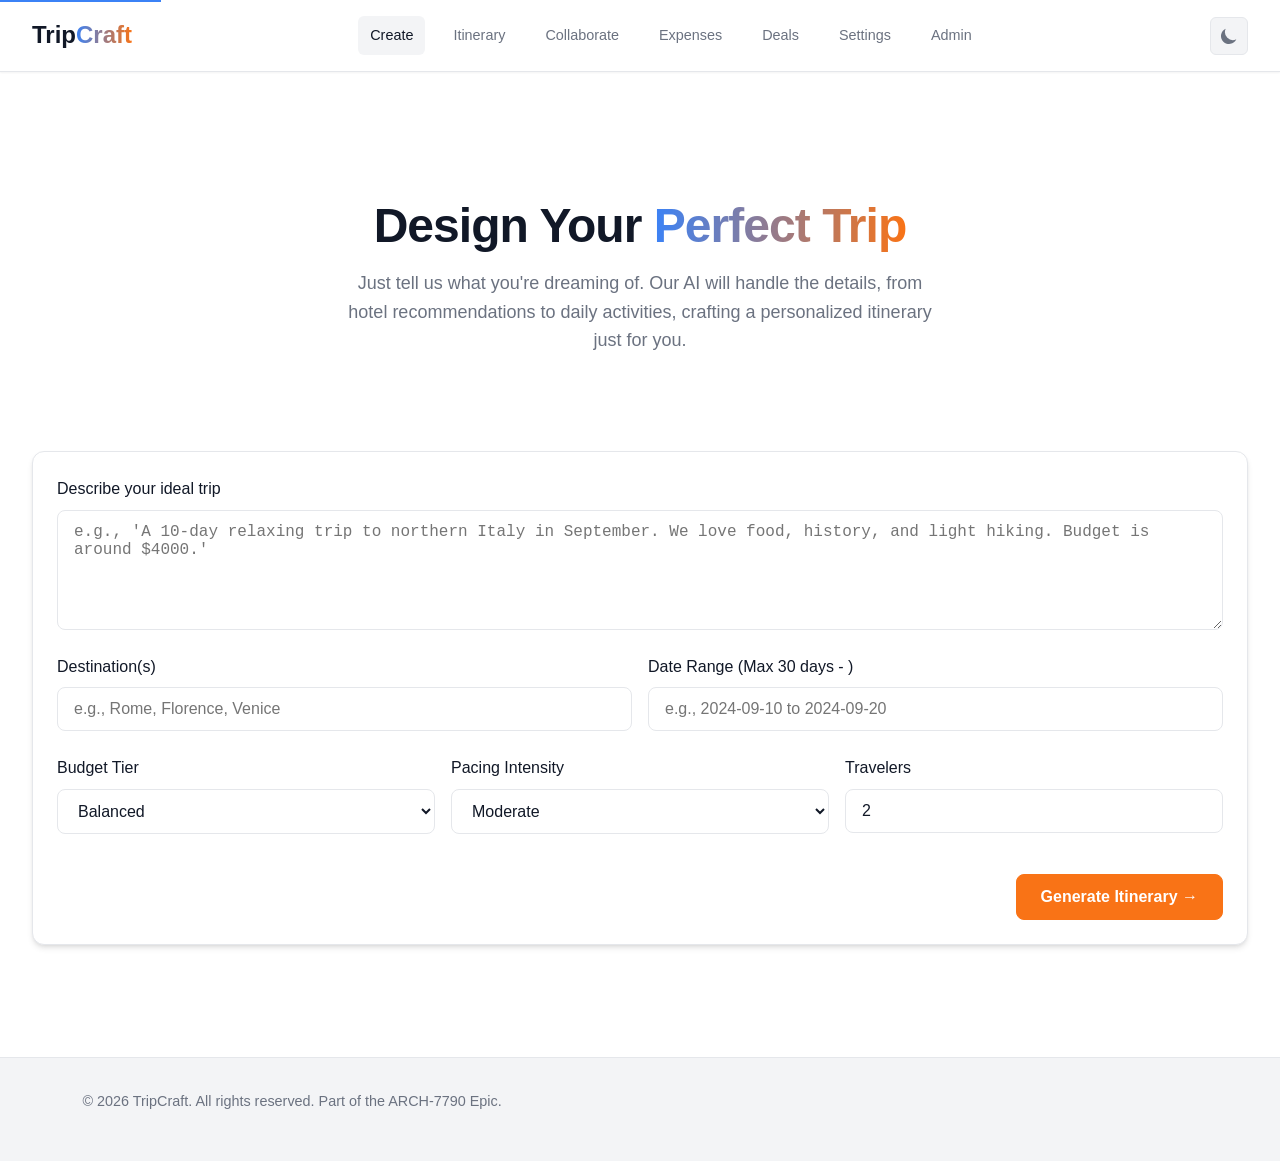
<file: app/static/index.html>
<!DOCTYPE html>
<html lang="en">
<head>
    <meta charset="UTF-8">
    <meta name="viewport" content="width=device-width, initial-scale=1.0">
    <title>Travel Itinerary Generator - Variant B</title>
    <link rel="stylesheet" href="tokens.css">
</head>
<body data-theme="light">
    <a href="#main-content" class="skip-link">Skip to main content</a>

    <header class="main-header">
        <div class="container">
            <a href="#itinerary-creation" class="logo nav-link">Trip<span class="logo-gradient">Craft</span></a>
            <nav class="main-nav">
                <a href="#itinerary-creation" class="nav-link active">Create</a>
                <a href="#itinerary-view-edit" class="nav-link">Itinerary</a>
                <a href="#collaborative-workspace" class="nav-link">Collaborate</a>
                <a href="#expense-ledger" class="nav-link">Expenses</a>
                <a href="#affiliate-recommendations" class="nav-link">Deals</a>
                <a href="#account-settings" class="nav-link">Settings</a>
                <a href="#admin-dashboard" class="nav-link">Admin</a>
            </nav>
            <button class="theme-toggle" id="theme-toggle-btn" aria-label="Toggle theme">
                <svg class="dark-icon" xmlns="http://www.w3.org/2000/svg" viewBox="0 0 20 20" fill="currentColor"><path d="M17.293 13.293A8 8 0 016.707 2.707a8.001 8.001 0 1010.586 10.586z"/></svg>
                <svg class="light-icon" xmlns="http://www.w3.org/2000/svg" viewBox="0 0 20 20" fill="currentColor"><path fill-rule="evenodd" d="M10 2a1 1 0 011 1v1a1 1 0 11-2 0V3a1 1 0 011-1zm4 8a4 4 0 11-8 0 4 4 0 018 0zm-.464 4.95l.707.707a1 1 0 001.414-1.414l-.707-.707a1 1 0 00-1.414 1.414zm2.121-3.536a1 1 0 010 1.414l-.707.707a1 1 0 11-1.414-1.414l.707-.707a1 1 0 011.414 0zM10 16a1 1 0 011 1v1a1 1 0 11-2 0v-1a1 1 0 011-1zM3.05 4.536a1 1 0 010 1.414l-.707.707a1 1 0 01-1.414-1.414l.707-.707a1 1 0 011.414 0zm3.536 11.314a1 1 0 01-1.414 0l-.707-.707a1 1 0 011.414-1.414l.707.707a1 1 0 010 1.414z" clip-rule="evenodd"/></svg>
            </button>
        </div>
    </header>

    <main id="main-content">
        <!-- Itinerary Creation Screen -->
        <section class="screen-section" id="itinerary-creation">
             <div class="container">
                 <div class="hero-section">
                    <div class="eyebrow"></div>
                    <h1>Design Your <span class="gradient-text">Perfect Trip</span></h1>
                    <p class="sub-headline">Just tell us what you're dreaming of. Our AI will handle the details, from hotel recommendations to daily activities, crafting a personalized itinerary just for you.</p>
                </div>
                <div class="card">
                    <div class="card-body">
                        <form>
                            <div class="form-group">
                                <label for="unstructured-input-spa" class="form-label">Describe your ideal trip</label>
                                <textarea id="unstructured-input-spa" class="form-control" placeholder="e.g., 'A 10-day relaxing trip to northern Italy in September. We love food, history, and light hiking. Budget is around $4000.'" rows="5"></textarea>
                            </div>
                            <div class="grid grid-cols-2" style="gap: 1rem;">
                                <div class="form-group"><label for="destination-spa" class="form-label">Destination(s)</label><input type="text" id="destination-spa" class="form-control" placeholder="e.g., Rome, Florence, Venice"></div>
                                <div class="form-group"><label for="date-range-spa" class="form-label">Date Range (Max 30 days - )</label><input type="text" id="date-range-spa" class="form-control" placeholder="e.g., 2024-09-10 to 2024-09-20"></div>
                            </div>
                            <div class="grid grid-cols-3" style="gap: 1rem;">
                                <div class="form-group"><label for="budget-spa" class="form-label">Budget Tier</label><select id="budget-spa" class="form-control"><option value="1">Budget</option><option value="2" selected>Balanced</option><option value="3">Luxury</option></select></div>
                                <div class="form-group"><label for="pacing-spa" class="form-label">Pacing Intensity</label><select id="pacing-spa" class="form-control"><option>Relaxed</option><option selected>Moderate</option><option>Packed</option></select></div>
                                <div class="form-group"><label for="travelers-spa" class="form-label">Travelers</label><input type="number" id="travelers-spa" class="form-control" value="2" min="1"></div>
                            </div>
                            <div style="text-align: right; margin-top: 1rem;"><button type="submit" class="btn btn-primary btn-accent">Generate Itinerary &rarr;</button></div>
                        </form>
                    </div>
                </div>
            </div>
        </section>

        <!-- Itinerary View/Edit Screen -->
        <section class="screen-section" id="itinerary-view-edit">
            <div class="container">
                <div style="display: flex; justify-content: space-between; align-items: center; margin-bottom: 2rem; flex-wrap: wrap; gap: 1rem;">
                    <div><h2>Your Trip to Northern Italy</h2><p class="text-secondary">September 10th - 20th, 2024</p></div>
                    <div><button class="btn btn-secondary">Share</button><button class="btn btn-primary">Save Changes</button></div>
                </div>
                <p class="text-secondary" style="margin-bottom: 2rem;">You can reorder itinerary items by dragging and dropping them..</p>
                <div class="itinerary-day"><h3>Day 1: Arrival in Milan <span class="pill pill-gray">Sept 10</span></h3><div class="itinerary-item" draggable="true"><strong>3:00 PM</strong> - Arrive at MXP, pick up rental car</div><div class="itinerary-item" draggable="true"><strong>5:00 PM</strong> - Check into Hotel Milano</div><div class="itinerary-item" draggable="true"><strong>7:30 PM</strong> - Dinner at Trattoria del Duomo</div></div>
                <div class="itinerary-day"><h3>Day 2: Exploring Milan <span class="pill pill-gray">Sept 11</span></h3><div class="itinerary-item" draggable="true"><strong>9:00 AM</strong> - Visit the Duomo di Milano</div><div class="itinerary-item" draggable="true"><strong>11:00 AM</strong> - Galleria Vittorio Emanuele II</div></div>
            </div>
        </section>

        <!-- Collaborative Workspace Screen -->
        <section class="screen-section" id="collaborative-workspace">
             <div class="container">
                <div style="display: flex; justify-content: space-between; align-items: center; margin-bottom: 2rem;"><div><h2>Italy Trip Workspace <span class="pill pill-blue">Shared</span></h2><p class="text-secondary">Real-time collaboration for your trip planning</p></div></div>
                <div class="grid grid-cols-3" style="gap: 2rem;">
                    <div style="grid-column: span 2;"><h3>Itinerary</h3><p class="text-secondary">This is a read-only view. Go to the <a href="#itinerary-view-edit" class="nav-link">Itinerary tab</a> to make changes.</p><div class="itinerary-day"><h4>Day 1: Arrival in Milan</h4></div><div class="itinerary-day"><h4>Day 2: Exploring Milan</h4></div></div>
                    <div class="card"><div class="card-header"><h3 class="card-title">Collaborators</h3></div><div class="card-body"><p class="text-secondary" style="font-size: 0.9rem; margin-bottom: 1.5rem;">Manage roles and permissions for this trip.</p><div style="margin-bottom: 1rem;"><strong>You (Alex)</strong> <span class="pill pill-blue">Owner</span></div><div style="margin-bottom: 1rem;"><strong>Sam Jones</strong> <select><option>Editor</option><option>Viewer</option></select></div><button class="btn btn-secondary" style="width: 100%;">Invite</button></div></div>
                </div>
            </div>
        </section>

        <!-- Expense Ledger Screen -->
        <section class="screen-section" id="expense-ledger">
            <div class="container">
                <div style="display: flex; justify-content: space-between; align-items: center; margin-bottom: 2rem;"><div><h2>Shared Expense Ledger</h2><p class="text-secondary">Track spending with multi-currency support.</p></div><button class="btn btn-primary">Add Expense</button></div>
                <div class="card"><div class="card-body" style="padding:0;"><table style="width:100%; border-collapse: collapse;"><thead><tr style="background-color: var(--surface-muted);"><th style="padding:1rem; text-align:left;">Date</th><th style="padding:1rem; text-align:left;">Description</th><th style="padding:1rem; text-align:left;">Amount</th></tr></thead><tbody><tr><td style="padding:1rem; border-bottom: 1px solid var(--border);">Sept 11</td><td style="padding:1rem; border-bottom: 1px solid var(--border);">Duomo Tickets</td><td style="padding:1rem; border-bottom: 1px solid var(--border);">44.00 EUR</td></tr><tr><td style="padding:1rem; border-bottom: 1px solid var(--border);">Sept 10</td><td style="padding:1rem; border-bottom: 1px solid var(--border);">Dinner</td><td style="padding:1rem; border-bottom: 1px solid var(--border);">128.00 EUR</td></tr></tbody></table></div></div>
            </div>
        </section>

        <!-- Affiliate Recommendations Screen -->
        <section class="screen-section" id="affiliate-recommendations">
            <div class="container">
                <div style="text-align: center; margin-bottom: 3rem;"><h2>Recommended for You</h2><p class="text-secondary">Curated experiences for your trip to Italy.</p></div>
                <div class="grid grid-cols-3">
                    <div class="card"><div class="card-body"><h3 class="card-title">Florence Duomo Tour</h3><p class="text-secondary">Skip the line and climb the dome.</p><a href="#" class="btn btn-secondary" style="width: 100%; margin-top: 1rem;">View on Viator &rarr;</a></div></div>
                    <div class="card"><div class="card-body"><h3 class="card-title">Hotel Pitti Palace</h3><p class="text-secondary">Rooftop terrace with great views.</p><a href="#" class="btn btn-secondary" style="width: 100%; margin-top: 1rem;">View on Booking.com &rarr;</a></div></div>
                    <div class="card"><div class="card-body"><h3 class="card-title">Tuscan Cooking Class</h3><p class="text-secondary">Learn to make authentic pasta.</p><a href="#" class="btn btn-secondary" style="width: 100%; margin-top: 1rem;">View on GetYourGuide &rarr;</a></div></div>
                </div>
                 <div style="margin-top: 3rem; text-align:center;"><a href="#checkout" class="nav-link btn btn-primary">Book an In-App Experience</a></div>
            </div>
        </section>

        <!-- Checkout Screen -->
        <section class="screen-section" id="checkout">
            <div class="container" style="max-width: 600px;">
                <div style="text-align: center; margin-bottom: 2rem;"><h2>Secure Checkout</h2><p class="text-secondary">Complete your booking.</p></div>
                <div class="card"><div class="card-header"><h3 class="card-title">Payment Information</h3><p class="text-secondary" style="margin:0; font-size: 0.9rem;">Powered by Stripe for PCI compliance (CONSTRAINT-013).</p></div><div class="card-body"><form><div class="form-group"><label class="form-label" for="card-element-spa">Card Details</label><div id="card-element-spa" class="form-control" style="padding: 1rem;"><span class="text-secondary">💳 Card Number&nbsp;&nbsp;MM/YY&nbsp;&nbsp;CVC</span></div></div><button type="submit" class="btn btn-primary btn-accent" style="width: 100%;">Confirm and Pay</button></form></div></div>
            </div>
        </section>

        <!-- Account Settings Screen -->
        <section class="screen-section" id="account-settings">
            <div class="container" style="max-width: 800px;">
                <div style="text-align: center; margin-bottom: 3rem;"><h2>Settings</h2><p class="text-secondary">Manage your account, preferences, and data.</p></div>
                <div class="card" id="profile-settings-spa"><div class="card-header"><h3 class="card-title">Profile</h3></div><div class="card-body"><form><div class="grid grid-cols-2" style="gap: 1rem;"><div class="form-group"><label for="full-name-spa" class="form-label">Full Name</label><input type="text" id="full-name-spa" class="form-control" value="Alex Smith"></div><div class="form-group"><label for="email-spa" class="form-label">Email</label><input type="email" id="email-spa" class="form-control" value="alex@example.com" readonly></div></div><div style="text-align: right;"><button type="submit" class="btn btn-primary">Save</button></div></form></div></div>
                <div class="card" id="offline-management-spa" style="margin-top: 2rem;"><div class="card-header"><h3 class="card-title">Offline Access</h3></div><div class="card-body"><p class="text-secondary">Enable offline mode to sync itineraries and maps to your device.</p><button class="btn btn-secondary">Manage Sync Settings</button></div></div>
                <div class="card" id="notifications-spa" style="margin-top: 2rem;"><div class="card-header"><h3 class="card-title">Notifications</h3></div><div class="card-body"><div class="form-group"><input type="checkbox" id="email-notif-spa" checked> <label for="email-notif-spa">Email notifications</label></div></div></div>
            </div>
        </section>

        <!-- Admin Dashboard Screen -->
        <section class="screen-section" id="admin-dashboard">
            <div class="container">
                <div style="margin-bottom: 2rem;"><h2>Admin Dashboard</h2><p class="text-secondary">Key business metrics.</p></div>
                <div class="grid grid-cols-3">
                    <div class="card stat-card"><div class="stat-label">Affiliate CTR</div><div class="stat-value">4.2%</div></div>
                    <div class="card stat-card"><div class="stat-label">In-App Conversion</div><div class="stat-value">1.8%</div></div>
                    <div class="card stat-card"><div class="stat-label">Avg. AI Cost / Day</div><div class="stat-value">$0.012</div></div>
                </div>
            </div>
        </section>
    </main>

    <footer class="main-footer">
        <div class="container">
            <p>&copy; 2026 TripCraft. All rights reserved. Part of the ARCH-7790 Epic.</p>
        </div>
    </footer>

    <script>
        // Simple SPA-like navigation
        const sections = document.querySelectorAll('.screen-section');
        const navLinks = document.querySelectorAll('.nav-link');

        function showSection(id) {
            sections.forEach(section => {
                if (section.id === id) {
                    section.classList.add('active');
                } else {
                    section.classList.remove('active');
                }
            });
            navLinks.forEach(link => {
                if (link.getAttribute('href') === '#' + id) {
                    link.classList.add('active');
                } else {
                    link.classList.remove('active');
                }
            });
            window.scrollTo(0, 0);
        }

        function handleNav(e) {
            const hash = location.hash.substring(1);
            if (hash) {
                showSection(hash);
            } else {
                showSection('itinerary-creation'); // Default section
            }
        }
        
        navLinks.forEach(link => {
            link.addEventListener('click', (e) => {
                e.preventDefault();
                const id = link.getAttribute('href').substring(1);
                history.pushState(null, '', '#' + id);
                showSection(id);
            });
        });

        window.addEventListener('popstate', handleNav);
        document.addEventListener('DOMContentLoaded', handleNav);

        // Theme Toggle
        const toggle = document.getElementById('theme-toggle-btn');
        const body = document.body;
        const currentTheme = localStorage.getItem('theme') || 'light';
        body.setAttribute('data-theme', currentTheme);
        
        toggle.addEventListener('click', () => {
            let newTheme = body.getAttribute('data-theme') === 'dark' ? 'light' : 'dark';
            body.setAttribute('data-theme', newTheme);
            localStorage.setItem('theme', newTheme);
        });
    </script>
</body>
</html>
</file>
<file: app/static/tokens.css>
/*
  Travel Itinerary Generator Platform - Variant B
  Art Direction: Fresh, Vibrant & Inviting
  Personality: Modern, friendly, and inspiring for travel. Clean and easy to navigate.
*/

/* 1. Design Tokens */
:root {
  --font-sans: 'Inter', -apple-system, BlinkMacSystemFont, "Segoe UI", Roboto, "Helvetica Neue", Arial, sans-serif;
  --font-display: 'Lexend', var(--font-sans);

  /* Light Theme Palette */
  --primary-light: #3B82F6; /* blue-500 */
  --primary-dark-light: #2563EB; /* blue-600 */
  --accent-light: #F97316; /* orange-500 */
  --accent-dark-light: #EA580C; /* orange-600 */
  --surface-light: #FFFFFF;
  --surface-muted-light: #F3F4F6; /* gray-100 */
  --border-light: #E5E7EB; /* gray-200 */
  --text-primary-light: #111827; /* gray-900 */
  --text-secondary-light: #6B7280; /* gray-500 */
  --text-on-primary-light: #FFFFFF;
  --success-light: #10B981; /* green-500 */
  --warning-light: #F59E0B; /* amber-500 */
  --danger-light: #EF4444; /* red-500 */
  --shadow-sm-light: 0 1px 2px 0 rgb(0 0 0 / 0.05);
  --shadow-md-light: 0 4px 6px -1px rgb(0 0 0 / 0.1), 0 2px 4px -2px rgb(0 0 0 / 0.1);
  --shadow-lg-light: 0 10px 15px -3px rgb(0 0 0 / 0.1), 0 4px 6px -4px rgb(0 0 0 / 0.1);

  /* Dark Theme Palette */
  --primary-dark: #60A5FA; /* blue-400 */
  --primary-dark-dark: #3B82F6; /* blue-500 */
  --accent-dark: #FB923C; /* orange-400 */
  --accent-dark-dark: #F97316; /* orange-500 */
  --surface-dark: #1F2937; /* gray-800 */
  --surface-muted-dark: #374151; /* gray-700 */
  --border-dark: #4B5563; /* gray-600 */
  --text-primary-dark: #F9FAFB; /* gray-50 */
  --text-secondary-dark: #D1D5DB; /* gray-300 */
  --text-on-primary-dark: #111827;
  --success-dark: #34D399; /* green-400 */
  --warning-dark: #FBBF24; /* amber-400 */
  --danger-dark: #F87171; /* red-400 */
  --shadow-sm-dark: 0 1px 2px 0 rgb(0 0 0 / 0.15);
  --shadow-md-dark: 0 4px 6px -1px rgb(0 0 0 / 0.2), 0 2px 4px -2px rgb(0 0 0 / 0.2);
  --shadow-lg-dark: 0 10px 15px -3px rgb(0 0 0 / 0.2), 0 4px 6px -4px rgb(0 0 0 / 0.2);
}

/* Assign tokens to CSS variables */
body[data-theme='light'] {
    --primary: var(--primary-light);
    --primary-dark: var(--primary-dark-light);
    --accent: var(--accent-light);
    --accent-dark: var(--accent-dark-light);
    --surface: var(--surface-light);
    --surface-muted: var(--surface-muted-light);
    --border: var(--border-light);
    --text-primary: var(--text-primary-light);
    --text-secondary: var(--text-secondary-light);
    --text-on-primary: var(--text-on-primary-light);
    --success: var(--success-light);
    --warning: var(--warning-light);
    --danger: var(--danger-light);
    --shadow-sm: var(--shadow-sm-light);
    --shadow-md: var(--shadow-md-light);
    --shadow-lg: var(--shadow-lg-light);
}

body[data-theme='dark'] {
    --primary: var(--primary-dark);
    --primary-dark: var(--primary-dark-dark);
    --accent: var(--accent-dark);
    --accent-dark: var(--accent-dark-dark);
    --surface: var(--surface-dark);
    --surface-muted: var(--surface-muted-dark);
    --border: var(--border-dark);
    --text-primary: var(--text-primary-dark);
    --text-secondary: var(--text-secondary-dark);
    --text-on-primary: var(--text-on-primary-dark);
    --success: var(--success-dark);
    --warning: var(--warning-dark);
    --danger: var(--danger-dark);
    --shadow-sm: var(--shadow-sm-dark);
    --shadow-md: var(--shadow-md-dark);
    --shadow-lg: var(--shadow-lg-dark);
}

/* 2. Base & Typography */
*, *::before, *::after { box-sizing: border-box; }
body {
  font-family: var(--font-sans);
  background-color: var(--surface);
  color: var(--text-primary);
  margin: 0;
  line-height: 1.6;
  -webkit-font-smoothing: antialiased;
  -moz-osx-font-smoothing: grayscale;
  transition: background-color 0.3s, color 0.3s;
}

h1, h2, h3, h4, h5, h6 {
  font-family: var(--font-display);
  font-weight: 700;
  letter-spacing: -0.02em;
  color: var(--text-primary);
  margin: 0 0 0.5em 0;
}
h1 { font-size: 3rem; line-height: 1.1; }
h2 { font-size: 2.25rem; line-height: 1.2; }
h3 { font-size: 1.5rem; line-height: 1.3; }
p { margin-top: 0; margin-bottom: 1rem; max-width: 65ch; }
a { color: var(--primary); text-decoration: none; transition: color 0.2s; }
a:hover { color: var(--primary-dark); text-decoration: underline; }

/* 3. Layout & Global Components */
.container {
  width: 100%;
  max-width: 1440px;
  margin-left: auto;
  margin-right: auto;
  padding: 0 2rem;
}
.main-header {
  background-color: var(--surface);
  border-bottom: 1px solid var(--border);
  padding: 1rem 0;
  position: sticky;
  top: 0;
  z-index: 100;
  box-shadow: var(--shadow-sm);
}
.main-header .container {
  display: flex;
  justify-content: space-between;
  align-items: center;
}
.logo {
  font-family: var(--font-display);
  font-size: 1.5rem;
  font-weight: 700;
  color: var(--text-primary);
  text-decoration: none;
}
.logo-gradient {
  background: linear-gradient(to right, var(--primary), var(--accent));
  -webkit-background-clip: text;
  -webkit-text-fill-color: transparent;
}
.main-nav { display: flex; align-items: center; gap: 1rem; }
.main-nav a {
    font-size: 0.9rem;
    font-weight: 500;
    color: var(--text-secondary);
    text-decoration: none;
    padding: 0.5rem 0.75rem;
    border-radius: 6px;
    transition: background-color 0.2s, color 0.2s;
}
.main-nav a:hover, .main-nav a.active {
    color: var(--text-primary);
    background-color: var(--surface-muted);
}
.main-footer {
  background-color: var(--surface-muted);
  color: var(--text-secondary);
  padding: 2rem 0;
  margin-top: 4rem;
  border-top: 1px solid var(--border);
  text-align: center;
  font-size: 0.9rem;
}
.screen-section {
  padding: 3rem 0;
  display: none; /* Hidden by default for SPA mode */
}
.screen-section.active { display: block; }
/* For single-page files, we want to see the content */
body.is-single-page .screen-section { display: block; }

.skip-link {
    position: absolute;
    top: -40px;
    left: 0;
    background: var(--primary);
    color: white;
    padding: 8px;
    z-index: 200;
    transition: top 0.3s;
}
.skip-link:focus {
    top: 0;
}

/* 4. Reusable Components */

/* Buttons */
.btn {
  display: inline-block;
  font-size: 1rem;
  font-weight: 600;
  padding: 0.75rem 1.5rem;
  border-radius: 8px;
  border: 1px solid transparent;
  cursor: pointer;
  text-align: center;
  text-decoration: none;
  transition: all 0.2s ease;
  line-height: 1.25;
}
.btn-primary {
  background-color: var(--primary);
  color: var(--text-on-primary);
  border-color: var(--primary);
}
.btn-primary:hover {
  background-color: var(--primary-dark);
  border-color: var(--primary-dark);
  transform: translateY(-2px);
  box-shadow: var(--shadow-md);
}
.btn-accent {
  background: var(--accent);
  color: var(--text-on-primary);
  border-color: var(--accent);
}
.btn-accent:hover {
  background: var(--accent-dark);
  border-color: var(--accent-dark);
  transform: translateY(-2px);
  box-shadow: var(--shadow-md);
}
.btn-secondary {
  background-color: var(--surface-muted);
  color: var(--text-primary);
  border-color: var(--border);
}
.btn-secondary:hover {
  background-color: var(--border);
  border-color: var(--border);
}

/* Cards */
.card {
  background-color: var(--surface);
  border-radius: 12px;
  border: 1px solid var(--border);
  box-shadow: var(--shadow-md);
  padding: 1.5rem;
  transition: transform 0.2s ease, box-shadow 0.2s ease;
}
.card:hover {
  transform: translateY(-4px);
  box-shadow: var(--shadow-lg);
}
.card-header {
  padding-bottom: 1rem;
  margin-bottom: 1rem;
  border-bottom: 1px solid var(--border);
}
.card-title {
  font-size: 1.25rem;
  font-weight: 600;
  margin: 0;
}

/* Forms */
.form-group { margin-bottom: 1.5rem; }
.form-label {
  display: block;
  font-weight: 500;
  margin-bottom: 0.5rem;
  color: var(--text-primary);
}
.form-control {
  display: block;
  width: 100%;
  padding: 0.75rem 1rem;
  font-size: 1rem;
  background-color: var(--surface);
  border: 1px solid var(--border);
  border-radius: 8px;
  color: var(--text-primary);
  transition: border-color 0.2s, box-shadow 0.2s;
}
.form-control:focus {
  outline: none;
  border-color: var(--primary);
  box-shadow: 0 0 0 3px color-mix(in srgb, var(--primary) 25%, transparent);
}
textarea.form-control {
  min-height: 120px;
  resize: vertical;
}

/* Pills/Badges */
.pill {
  display: inline-block;
  padding: 0.25rem 0.75rem;
  border-radius: 9999px;
  font-size: 0.8rem;
  font-weight: 600;
  line-height: 1.5;
}
.pill-blue { background-color: color-mix(in srgb, var(--primary) 15%, transparent); color: var(--primary-dark); }
.pill-orange { background-color: color-mix(in srgb, var(--accent) 15%, transparent); color: var(--accent-dark); }
.pill-green { background-color: color-mix(in srgb, var(--success) 15%, transparent); color: var(--success); }
.pill-gray { background-color: var(--surface-muted); color: var(--text-secondary); }

/* Theme Toggle */
.theme-toggle {
    background-color: var(--surface-muted);
    border: 1px solid var(--border);
    border-radius: 6px;
    padding: 0.5rem;
    cursor: pointer;
    display: flex;
    align-items: center;
    justify-content: center;
}
.theme-toggle svg {
    width: 1.25rem;
    height: 1.25rem;
    color: var(--text-secondary);
}
body[data-theme='light'] .theme-toggle .dark-icon { display: block; }
body[data-theme='light'] .theme-toggle .light-icon { display: none; }
body[data-theme='dark'] .theme-toggle .dark-icon { display: none; }
body[data-theme='dark'] .theme-toggle .light-icon { display: block; }

/* Grid for dashboards */
.grid {
    display: grid;
    gap: 1.5rem;
}
.grid-cols-1 { grid-template-columns: repeat(1, minmax(0, 1fr)); }
.grid-cols-2 { grid-template-columns: repeat(2, minmax(0, 1fr)); }
.grid-cols-3 { grid-template-columns: repeat(3, minmax(0, 1fr)); }
.grid-cols-4 { grid-template-columns: repeat(4, minmax(0, 1fr)); }

/* Responsive */
@media (max-width: 768px) {
  h1 { font-size: 2.5rem; }
  h2 { font-size: 1.75rem; }
  .container { padding: 0 1rem; }
  .main-nav { display: none; /* Simple menu for mobile */ }
  .grid-cols-2, .grid-cols-3, .grid-cols-4 { grid-template-columns: repeat(1, minmax(0, 1fr)); }
}

@media (max-width: 375px) {
  h1 { font-size: 2rem; }
}

/* Specific component styles */
.itinerary-day {
  border-left: 3px solid var(--primary);
  padding-left: 1.5rem;
  margin-bottom: 2rem;
}
.itinerary-item {
  position: relative;
  padding: 1rem;
  background-color: var(--surface-muted);
  border-radius: 8px;
  margin-bottom: 1rem;
  cursor: grab;
}
.itinerary-item:active {
  cursor: grabbing;
  background-color: var(--border);
}
.stat-card {
    text-align: center;
}
.stat-card .stat-value {
    font-size: 2.5rem;
    font-weight: 700;
    color: var(--primary);
}
.stat-card .stat-label {
    font-size: 1rem;
    color: var(--text-secondary);
}

.hero-section {
  text-align: center;
  padding: 4rem 0;
}

.hero-section .eyebrow {
  font-weight: 700;
  color: var(--primary);
  margin-bottom: 1rem;
}

.hero-section h1 {
  max-width: 20ch;
  margin: 0 auto 1rem;
}

.hero-section .gradient-text {
  background: linear-gradient(to right, var(--primary), var(--accent));
  -webkit-background-clip: text;
  -webkit-text-fill-color: transparent;
}

.hero-section .sub-headline {
  max-width: 60ch;
  margin: 0 auto 2rem;
  font-size: 1.125rem;
  color: var(--text-secondary);
}

.hero-section .cta-group {
    display: flex;
    justify-content: center;
    gap: 1rem;
    flex-wrap: wrap;
}
</file>
